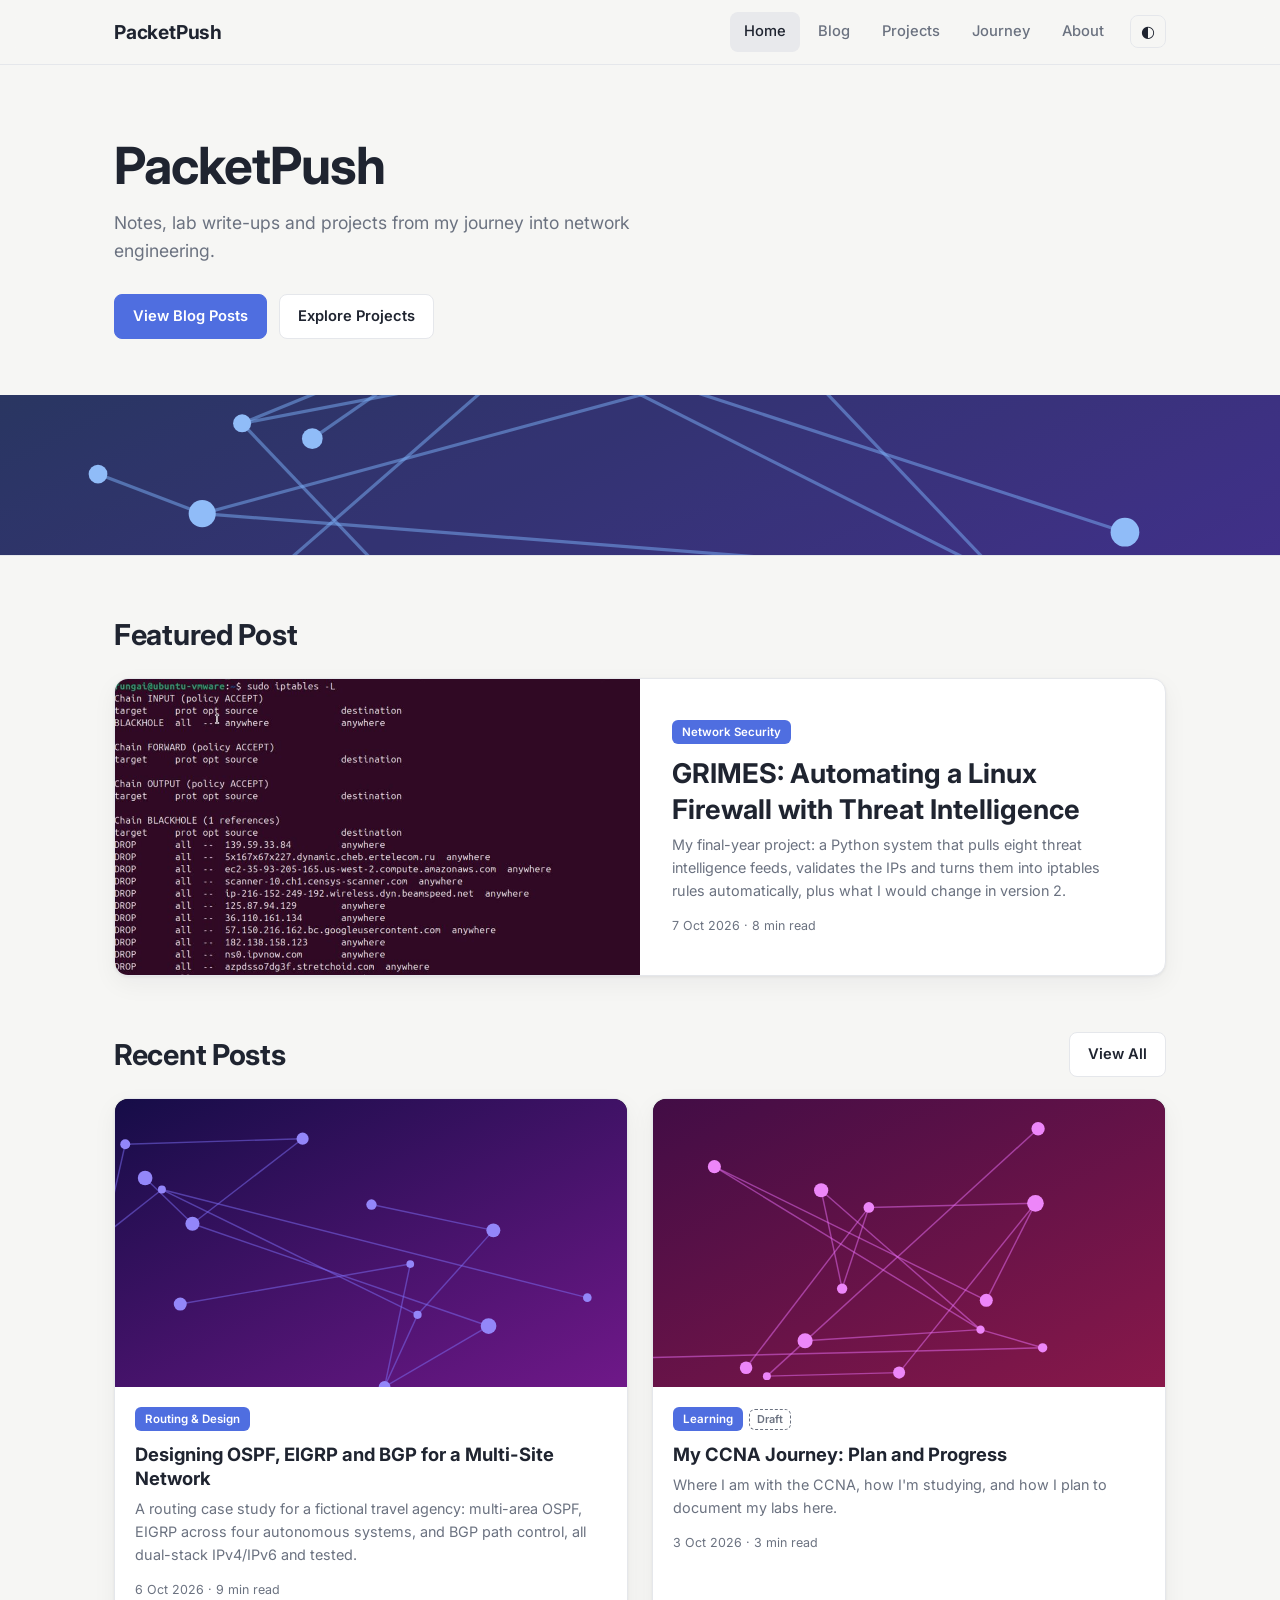
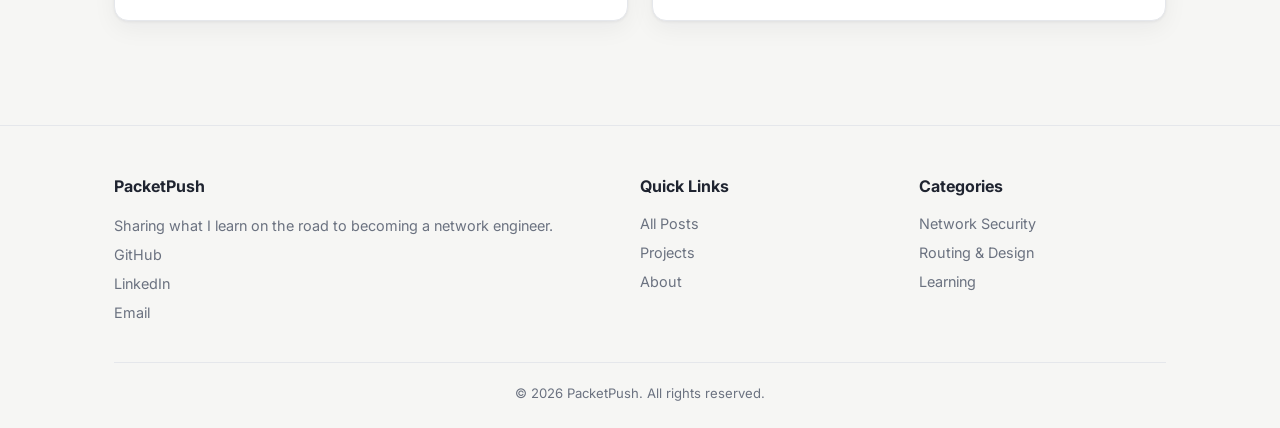
<file: index.html>
<!doctype html>
<html lang="en">
<head>
<meta charset="utf-8">
<meta name="viewport" content="width=device-width,initial-scale=1">
<title>PacketPush</title>
<meta name="description" content="Networking notes, lab write-ups and projects.">
<link rel="preconnect" href="https://fonts.googleapis.com">
<link href="https://fonts.googleapis.com/css2?family=Inter:wght@400;500;600;700&display=swap" rel="stylesheet">
<link rel="stylesheet" href="style.css">
</head>
<body data-page="home">
<main id="app"></main>
<script src="data.js"></script>
<script src="app.js"></script>
</body>
</html>
</file>
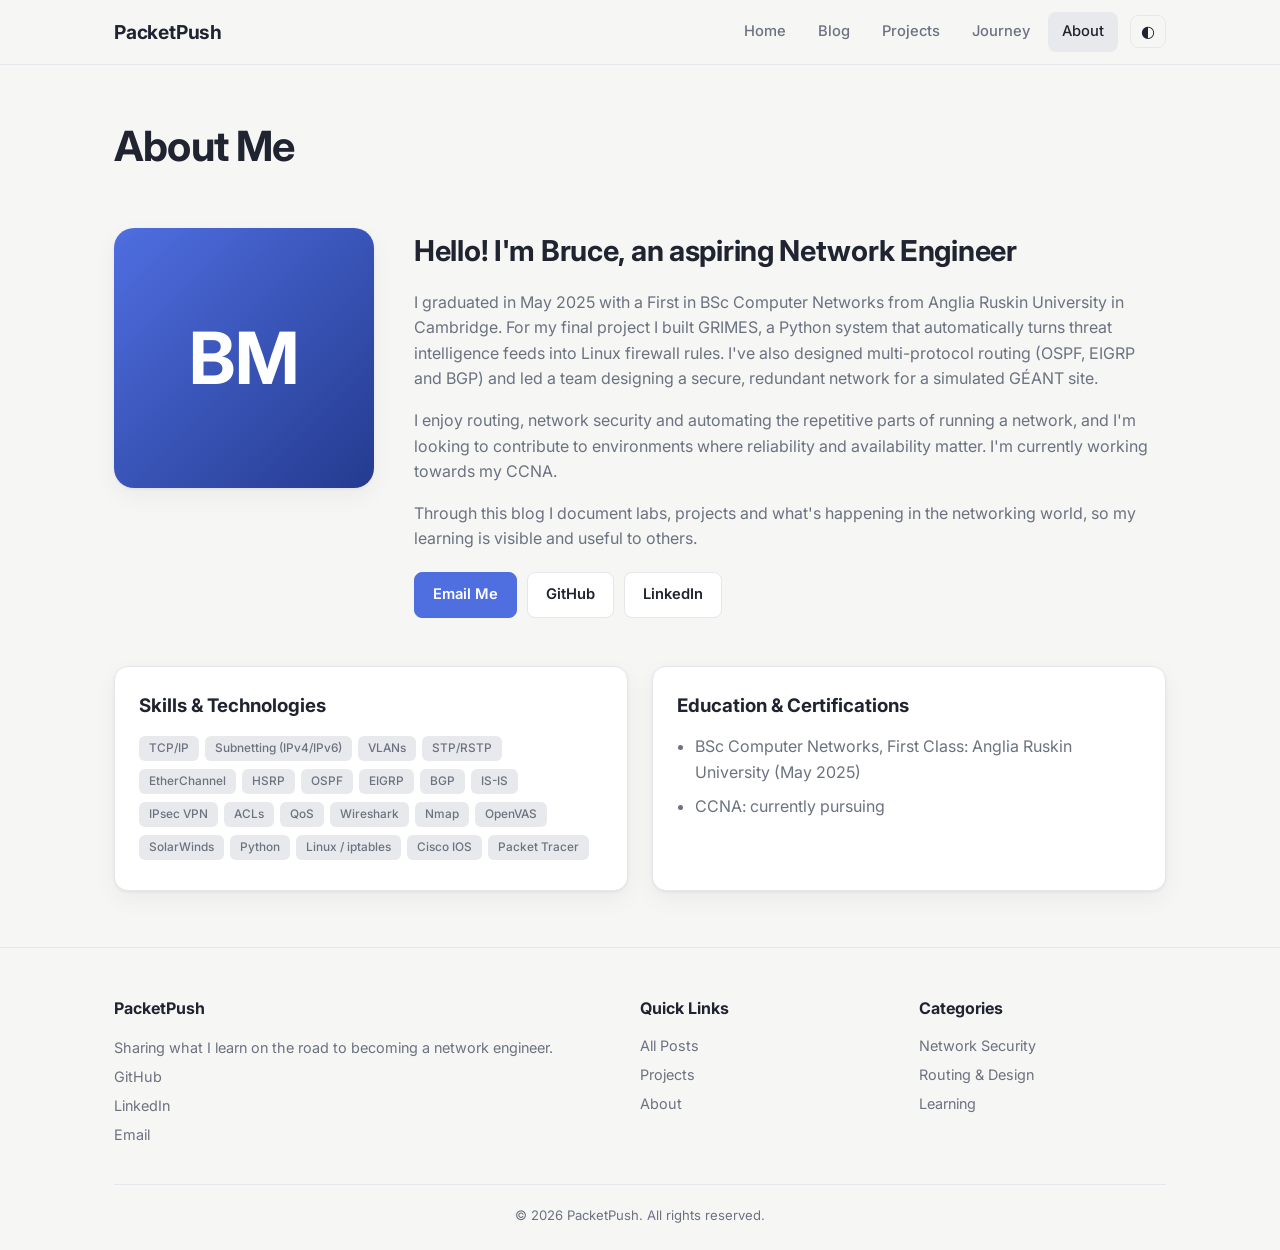
<file: about.html>
<!doctype html>
<html lang="en">
<head>
<meta charset="utf-8">
<meta name="viewport" content="width=device-width,initial-scale=1">
<title>About | PacketPush</title>
<link rel="preconnect" href="https://fonts.googleapis.com">
<link href="https://fonts.googleapis.com/css2?family=Inter:wght@400;500;600;700&display=swap" rel="stylesheet">
<link rel="stylesheet" href="style.css">
</head>
<body data-page="about">
<main id="app"></main>
<script src="data.js"></script>
<script src="app.js"></script>
</body>
</html>
</file>
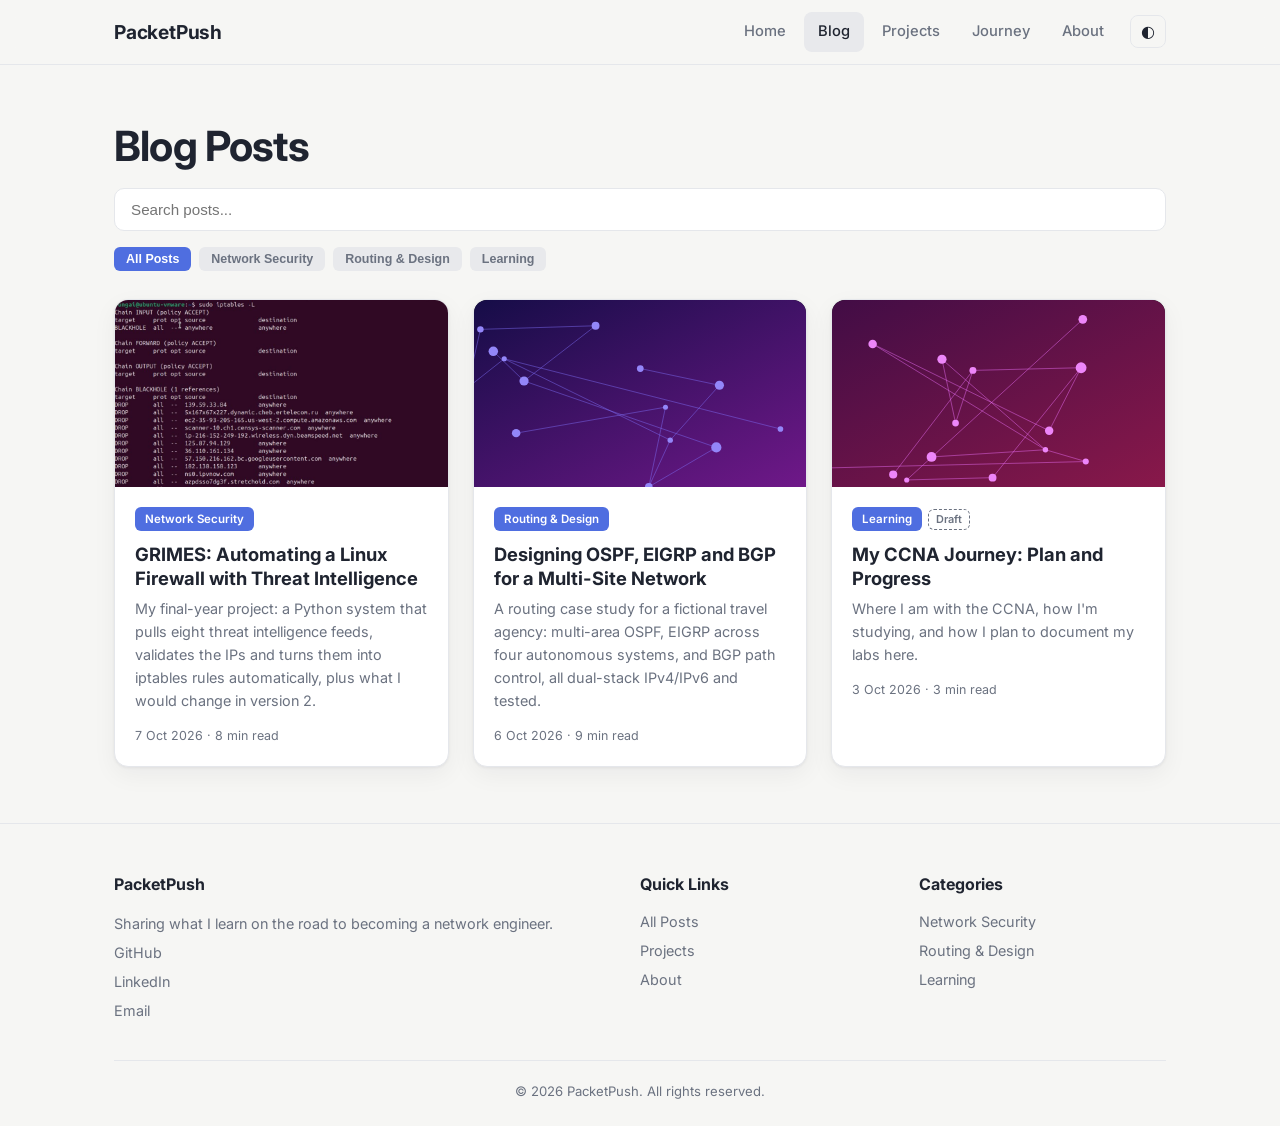
<file: blog.html>
<!doctype html>
<html lang="en">
<head>
<meta charset="utf-8">
<meta name="viewport" content="width=device-width,initial-scale=1">
<title>Blog | PacketPush</title>
<link rel="preconnect" href="https://fonts.googleapis.com">
<link href="https://fonts.googleapis.com/css2?family=Inter:wght@400;500;600;700&display=swap" rel="stylesheet">
<link rel="stylesheet" href="style.css">
</head>
<body data-page="blog">
<main id="app"></main>
<script src="data.js"></script>
<script src="app.js"></script>
</body>
</html>
</file>
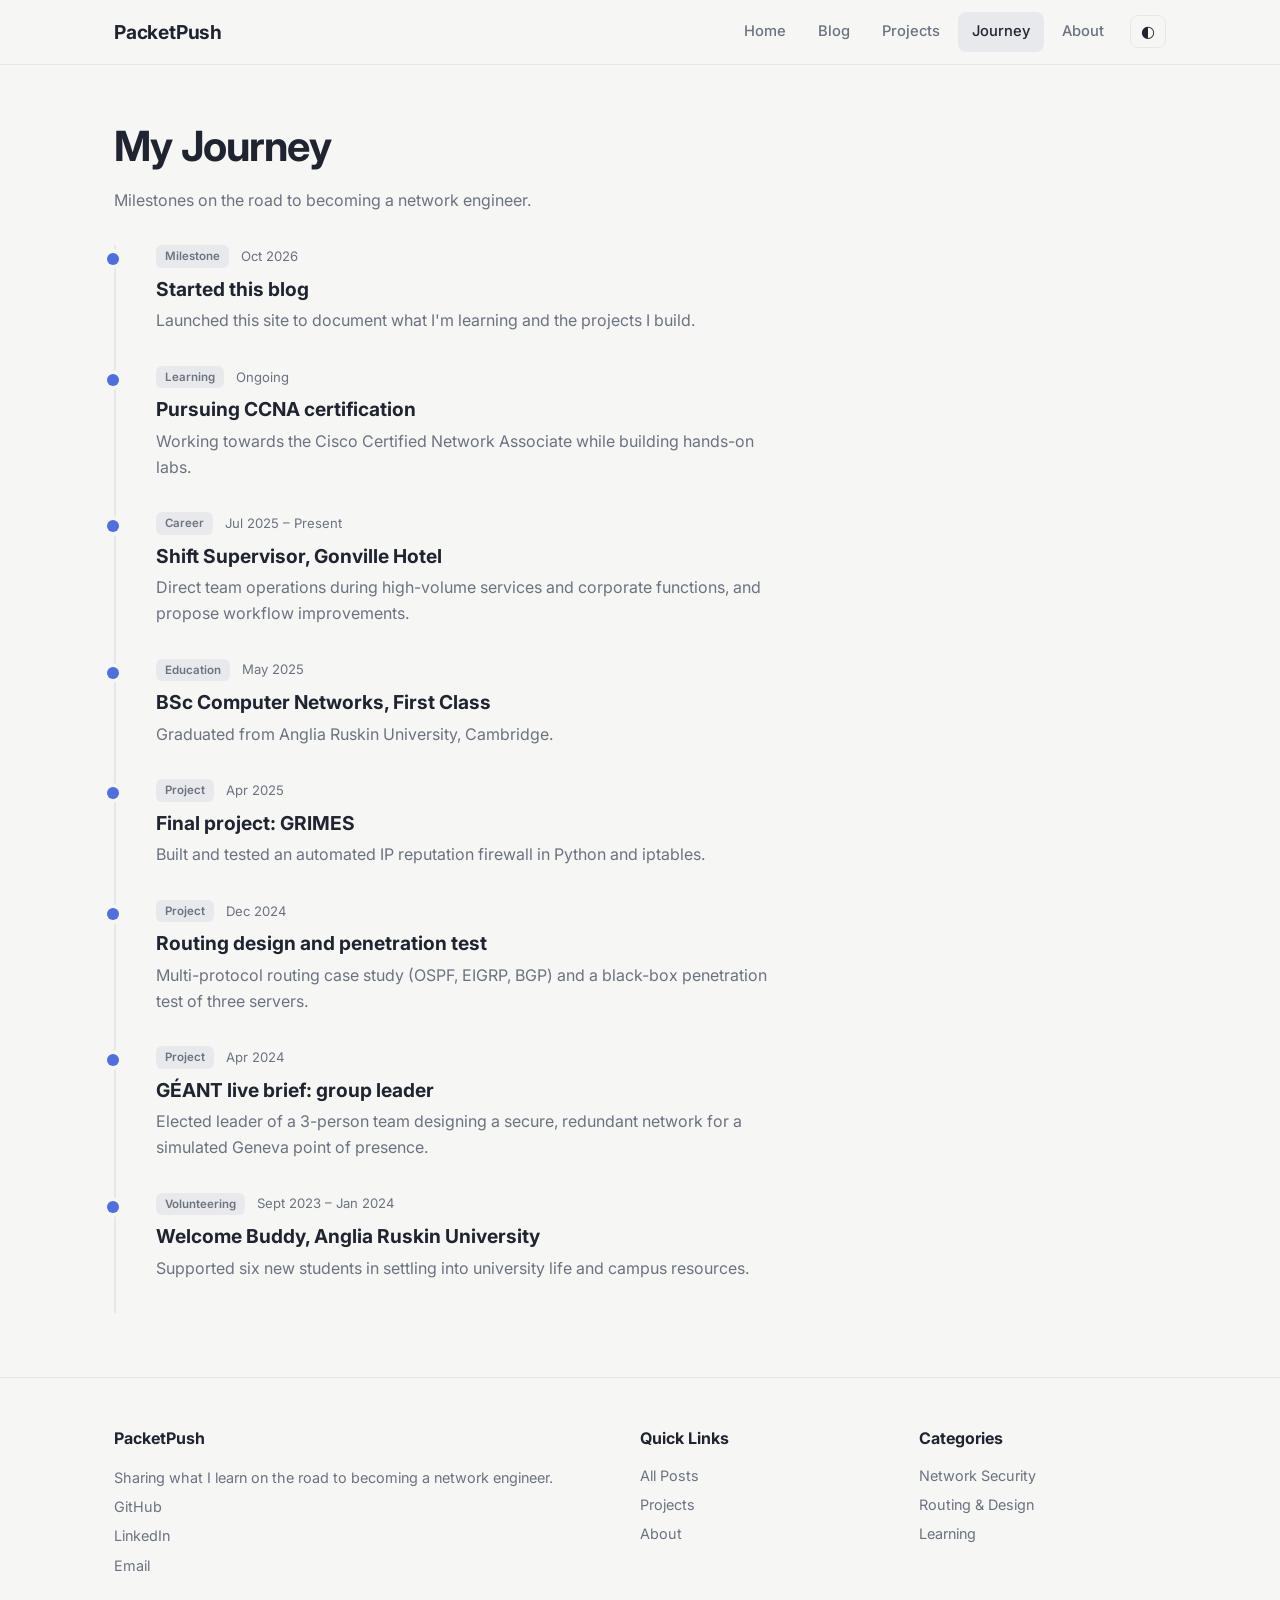
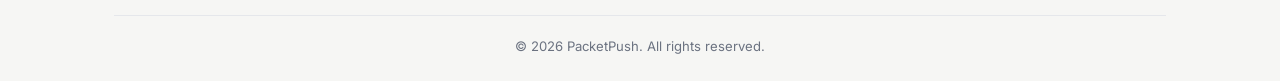
<file: journey.html>
<!doctype html>
<html lang="en">
<head>
<meta charset="utf-8">
<meta name="viewport" content="width=device-width,initial-scale=1">
<title>Journey | PacketPush</title>
<link rel="preconnect" href="https://fonts.googleapis.com">
<link href="https://fonts.googleapis.com/css2?family=Inter:wght@400;500;600;700&display=swap" rel="stylesheet">
<link rel="stylesheet" href="style.css">
</head>
<body data-page="journey">
<main id="app"></main>
<script src="data.js"></script>
<script src="app.js"></script>
</body>
</html>
</file>
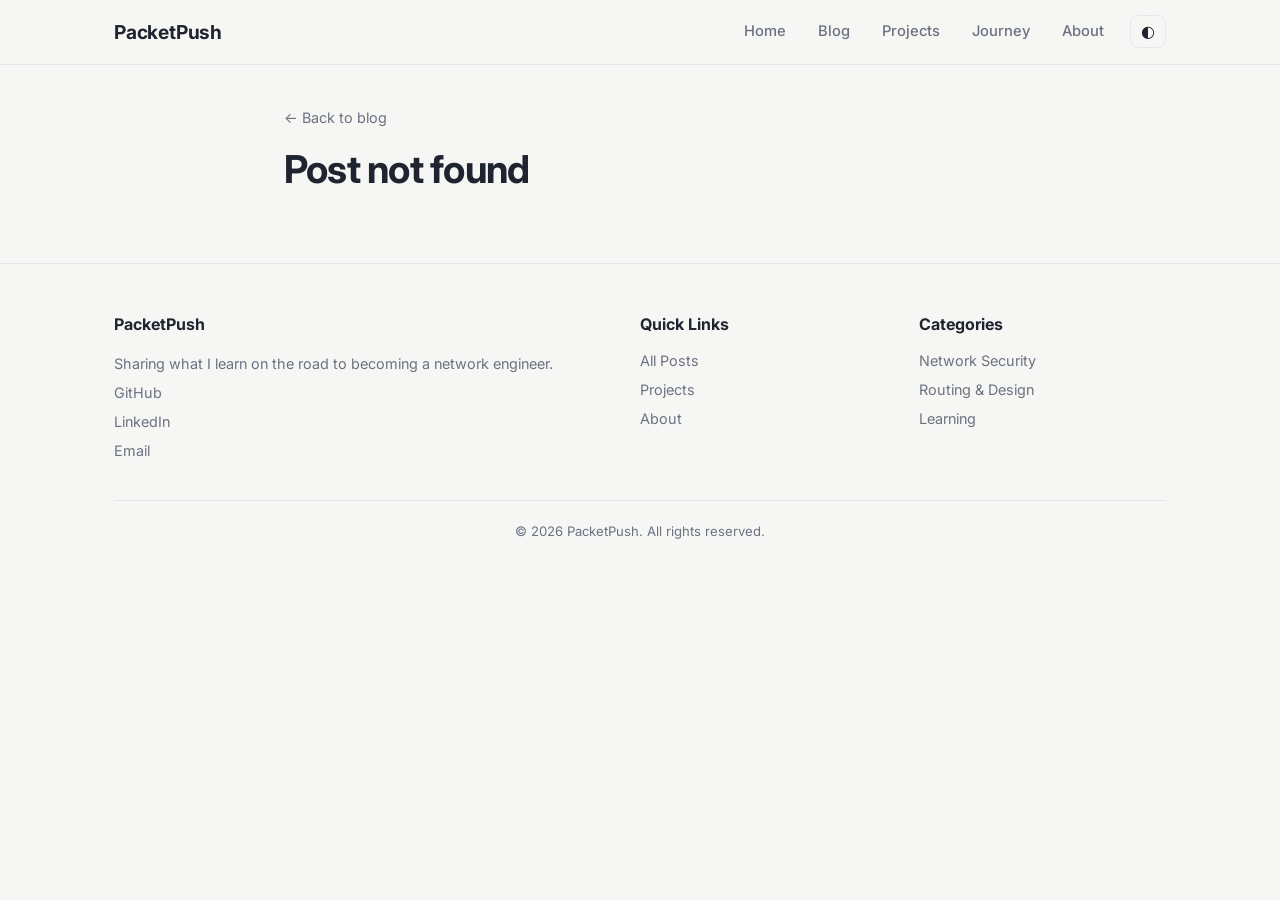
<file: post.html>
<!doctype html>
<html lang="en">
<head>
<meta charset="utf-8">
<meta name="viewport" content="width=device-width,initial-scale=1">
<title>Post | PacketPush</title>
<link rel="preconnect" href="https://fonts.googleapis.com">
<link href="https://fonts.googleapis.com/css2?family=Inter:wght@400;500;600;700&display=swap" rel="stylesheet">
<link rel="stylesheet" href="style.css">
</head>
<body data-page="post">
<main id="app"></main>
<script src="data.js"></script>
<script src="app.js"></script>
</body>
</html>
</file>
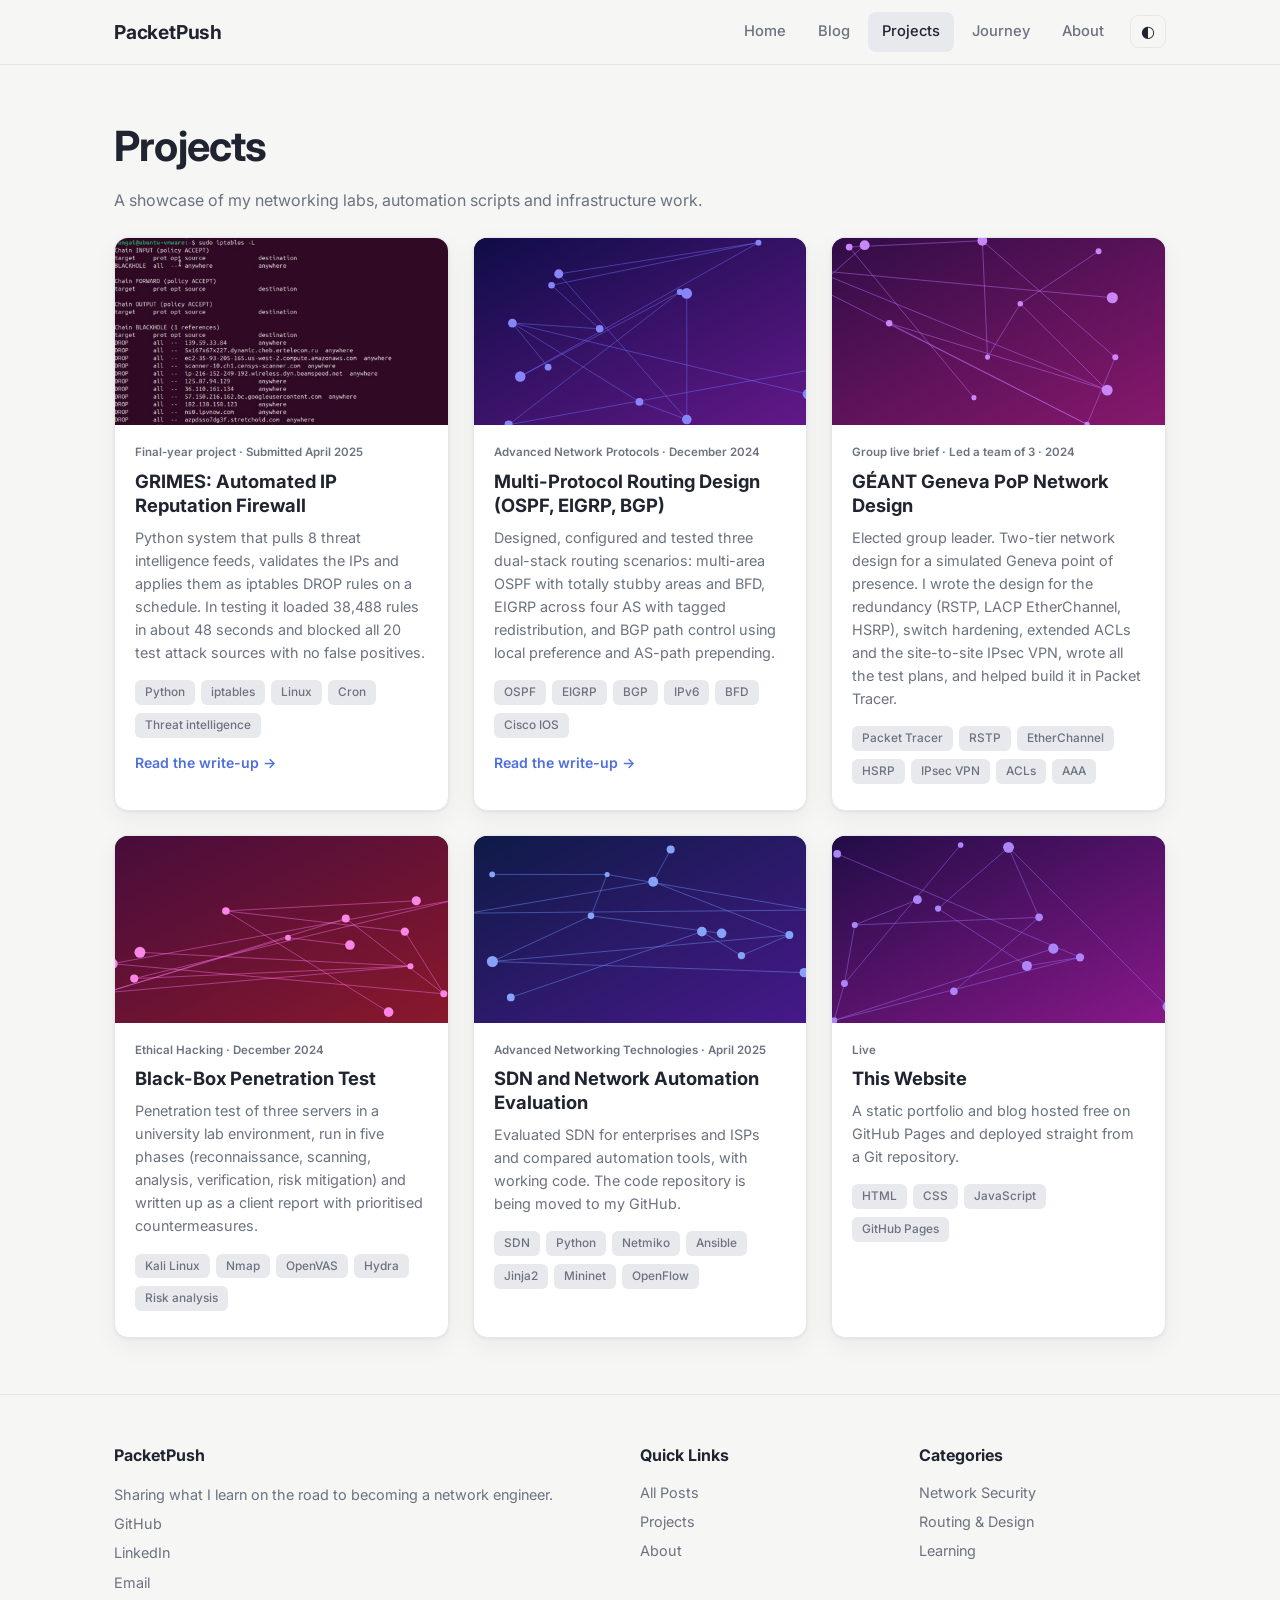
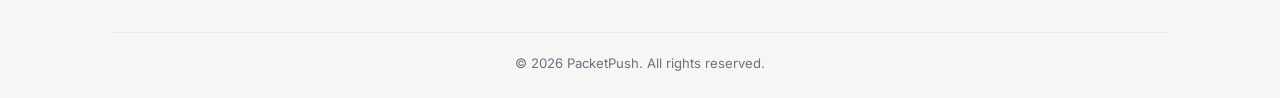
<file: projects.html>
<!doctype html>
<html lang="en">
<head>
<meta charset="utf-8">
<meta name="viewport" content="width=device-width,initial-scale=1">
<title>Projects | PacketPush</title>
<link rel="preconnect" href="https://fonts.googleapis.com">
<link href="https://fonts.googleapis.com/css2?family=Inter:wght@400;500;600;700&display=swap" rel="stylesheet">
<link rel="stylesheet" href="style.css">
</head>
<body data-page="projects">
<main id="app"></main>
<script src="data.js"></script>
<script src="app.js"></script>
</body>
</html>
</file>
<file: style.css>
:root{
  --bg:#f6f6f4;--surface:#ffffff;--text:#1f2430;--muted:#6b7280;--border:#e5e7eb;
  --chip:#e8e9ec;--accent:#4f6ee0;--accent-text:#ffffff;--shadow:0 1px 3px rgba(20,24,40,.06),0 8px 24px rgba(20,24,40,.05);
}
:root[data-theme="dark"]{
  --bg:#0f1218;--surface:#171b24;--text:#e8eaf0;--muted:#98a0b0;--border:#262c38;
  --chip:#232937;--accent:#6c8bff;--accent-text:#0f1218;--shadow:0 1px 3px rgba(0,0,0,.4);
}
*{box-sizing:border-box}
html{scroll-behavior:smooth}
body{margin:0;font-family:Inter,system-ui,-apple-system,"Segoe UI",Roboto,sans-serif;background:var(--bg);color:var(--text);line-height:1.6}
a{color:inherit;text-decoration:none}
img{max-width:100%;display:block}
.container{max-width:1100px;margin:0 auto;padding:0 24px}

/* header */
.site-header{position:sticky;top:0;z-index:20;background:color-mix(in srgb,var(--bg) 88%,transparent);backdrop-filter:blur(10px);border-bottom:1px solid var(--border)}
.nav{display:flex;align-items:center;justify-content:space-between;height:64px}
.brand{font-weight:700;font-size:1.2rem;letter-spacing:-.01em}
.links{display:flex;align-items:center;gap:4px}
.links a{padding:8px 14px;border-radius:8px;font-size:.92rem;color:var(--muted);font-weight:500}
.links a:hover{color:var(--text)}
.links a.active{background:var(--chip);color:var(--text)}
.theme-btn,.menu-btn{background:none;border:1px solid var(--border);color:var(--text);border-radius:8px;padding:6px 10px;cursor:pointer;font-size:1rem;margin-left:8px}
.menu-btn{display:none}

/* buttons / chips */
.btn{display:inline-flex;align-items:center;gap:8px;padding:10px 18px;border-radius:8px;font-weight:600;font-size:.92rem;border:1px solid var(--border);background:var(--surface);color:var(--text);cursor:pointer}
.btn.primary{background:var(--accent);color:var(--accent-text);border-color:var(--accent)}
.btn:hover{filter:brightness(.96)}
.badge{display:inline-block;background:var(--accent);color:var(--accent-text);font-size:.72rem;font-weight:600;padding:3px 10px;border-radius:6px}
.sample{display:inline-block;margin-left:6px;font-size:.68rem;font-weight:600;color:var(--muted);border:1px dashed var(--muted);padding:1px 7px;border-radius:6px}
.tag{display:inline-block;background:var(--chip);color:var(--muted);font-size:.74rem;font-weight:500;padding:3px 10px;border-radius:6px;margin:0 6px 6px 0}
.chips{display:flex;flex-wrap:wrap;gap:8px;margin:16px 0 28px}
.chip{border:0;background:var(--chip);color:var(--muted);font-size:.78rem;font-weight:600;padding:5px 12px;border-radius:6px;cursor:pointer}
.chip.active{background:var(--accent);color:var(--accent-text)}

/* hero */
.hero{margin:0 0 8px;border-bottom:1px solid var(--border)}
.hero-inner{padding:72px 24px 56px;text-align:left}
.hero h1{font-size:clamp(2rem,5vw,3.2rem);line-height:1.1;margin:0 0 16px;letter-spacing:-.02em}
.hero p{max-width:620px;color:var(--muted);font-size:1.1rem;margin:0 0 28px}
.hero-actions{display:flex;gap:12px;flex-wrap:wrap}
.hero-art{height:160px;background-size:cover;background-position:center;opacity:.9;border-radius:0}

/* sections */
section.block{padding:48px 0 8px}
.section-head{display:flex;justify-content:space-between;align-items:center;margin-bottom:20px}
h1.page-title{font-size:2.6rem;margin:48px 0 8px;letter-spacing:-.02em}
h2{font-size:1.8rem;margin:0;letter-spacing:-.01em}
.lead{color:var(--muted);max-width:700px;margin:0 0 24px}

/* cards */
.grid{display:grid;grid-template-columns:repeat(3,1fr);gap:24px;margin-bottom:56px}
.grid.two{grid-template-columns:repeat(2,1fr)}
.card{display:block;background:var(--surface);border:1px solid var(--border);border-radius:14px;overflow:hidden;box-shadow:var(--shadow);transition:transform .15s,box-shadow .15s}
a.card:hover{transform:translateY(-3px)}
.thumb{aspect-ratio:16/9;overflow:hidden;background:#111}
.thumb img{width:100%;height:100%;object-fit:cover}
.card-body{padding:18px 20px 20px}
.card-body h3{margin:12px 0 6px;font-size:1.15rem;line-height:1.3}
.card-body p{margin:0 0 14px;color:var(--muted);font-size:.9rem}
.meta{color:var(--muted);font-size:.78rem}
.card-title-row{display:flex;justify-content:space-between;align-items:center;gap:8px}
.card-title-row h3{margin:0 0 8px}
.ext{color:var(--muted);font-size:.9rem}
.status{font-size:.72rem;font-weight:600;color:var(--muted);margin-bottom:8px;display:block}
.featured{display:grid;grid-template-columns:1fr 1fr;align-items:center}
.featured .card-body{padding:32px}
.featured h3{font-size:1.7rem}
.empty{color:var(--muted);padding:40px 0}

/* search */
.search{width:100%;padding:12px 16px;border:1px solid var(--border);background:var(--surface);color:var(--text);border-radius:10px;font-size:.95rem}
.search:focus{outline:2px solid var(--accent);outline-offset:1px}

/* timeline */
.timeline{position:relative;margin:32px 0 64px;padding-left:28px;border-left:2px solid var(--border)}
.t-item{position:relative;padding:0 0 32px 12px}
.t-item::before{content:"";position:absolute;left:-37px;top:8px;width:12px;height:12px;border-radius:50%;background:var(--accent);box-shadow:0 0 0 4px var(--bg)}
.t-top{display:flex;gap:12px;align-items:center;margin-bottom:6px}
.t-type{background:var(--chip);color:var(--muted);font-size:.72rem;font-weight:600;padding:2px 9px;border-radius:6px}
.t-date{color:var(--muted);font-size:.82rem}
.t-item h3{margin:0 0 4px;font-size:1.2rem}
.t-item p{margin:0;color:var(--muted);max-width:620px}

/* about */
.about{display:grid;grid-template-columns:260px 1fr;gap:40px;align-items:start;margin:48px 0}
.avatar{aspect-ratio:1;border-radius:20px;background:linear-gradient(135deg,var(--accent),#243b8f);display:grid;place-items:center;color:#fff;font-size:4.5rem;font-weight:700;box-shadow:var(--shadow)}
.about h2{margin-bottom:12px}
.about p{color:var(--muted)}
.about-actions{display:flex;gap:10px;flex-wrap:wrap;margin-top:20px}
.panel{background:var(--surface);border:1px solid var(--border);border-radius:14px;padding:24px;box-shadow:var(--shadow)}
.panel h3{margin:0 0 14px}
.panel ul{margin:0;padding-left:18px;color:var(--muted)}
.panel li{margin-bottom:8px}

/* post */
.post{max-width:760px;margin:40px auto 72px}
.post h1{font-size:2.4rem;line-height:1.15;margin:16px 0 10px;letter-spacing:-.02em}
.post .meta{margin-bottom:28px}
.post .cover{border-radius:14px;overflow:hidden;margin-bottom:32px}
.post h2{font-size:1.4rem;margin:32px 0 10px}
.post p,.post li{color:var(--text);opacity:.88}
.post pre{background:#0f1218;color:#d7dcff;padding:16px;border-radius:10px;overflow:auto;font-size:.85rem}
.post code{font-family:ui-monospace,SFMono-Regular,Menlo,monospace}
.back{color:var(--muted);font-size:.9rem}
.post figure{margin:28px 0}
.post figure img{border-radius:10px;border:1px solid var(--border);margin:0 auto}
.post figcaption{color:var(--muted);font-size:.85rem;text-align:center;margin-top:8px}
.post table{width:100%;border-collapse:collapse;margin:20px 0;font-size:.92rem}
.post th,.post td{text-align:left;padding:10px 12px;border-bottom:1px solid var(--border)}
.post th{background:var(--chip)}
.post li{margin-bottom:6px}
.readmore{display:inline-block;margin-top:8px;color:var(--accent);font-weight:600;font-size:.88rem}
.readmore:hover{text-decoration:underline}

/* footer */
.site-footer{border-top:1px solid var(--border);margin-top:40px;padding:48px 0 24px}
.foot-grid{display:grid;grid-template-columns:2fr 1fr 1fr;gap:32px}
.foot-grid h4{margin:0 0 12px}
.foot-grid p,.foot-grid a{color:var(--muted);font-size:.9rem;display:block;margin-bottom:6px}
.foot-grid a:hover{color:var(--text)}
.copy{text-align:center;color:var(--muted);font-size:.82rem;margin-top:32px;padding-top:20px;border-top:1px solid var(--border)}

@media(max-width:860px){
  .grid,.grid.two{grid-template-columns:1fr 1fr}
  .featured,.about,.foot-grid{grid-template-columns:1fr}
}
@media(max-width:600px){
  .grid,.grid.two{grid-template-columns:1fr}
  .menu-btn{display:block}
  .links{display:none;position:absolute;top:64px;left:0;right:0;flex-direction:column;align-items:stretch;background:var(--bg);border-bottom:1px solid var(--border);padding:12px 24px}
  .links.open{display:flex}
  h1.page-title{font-size:2rem}
}
.post figure.tall img{max-width:min(420px,100%)}
</file>
